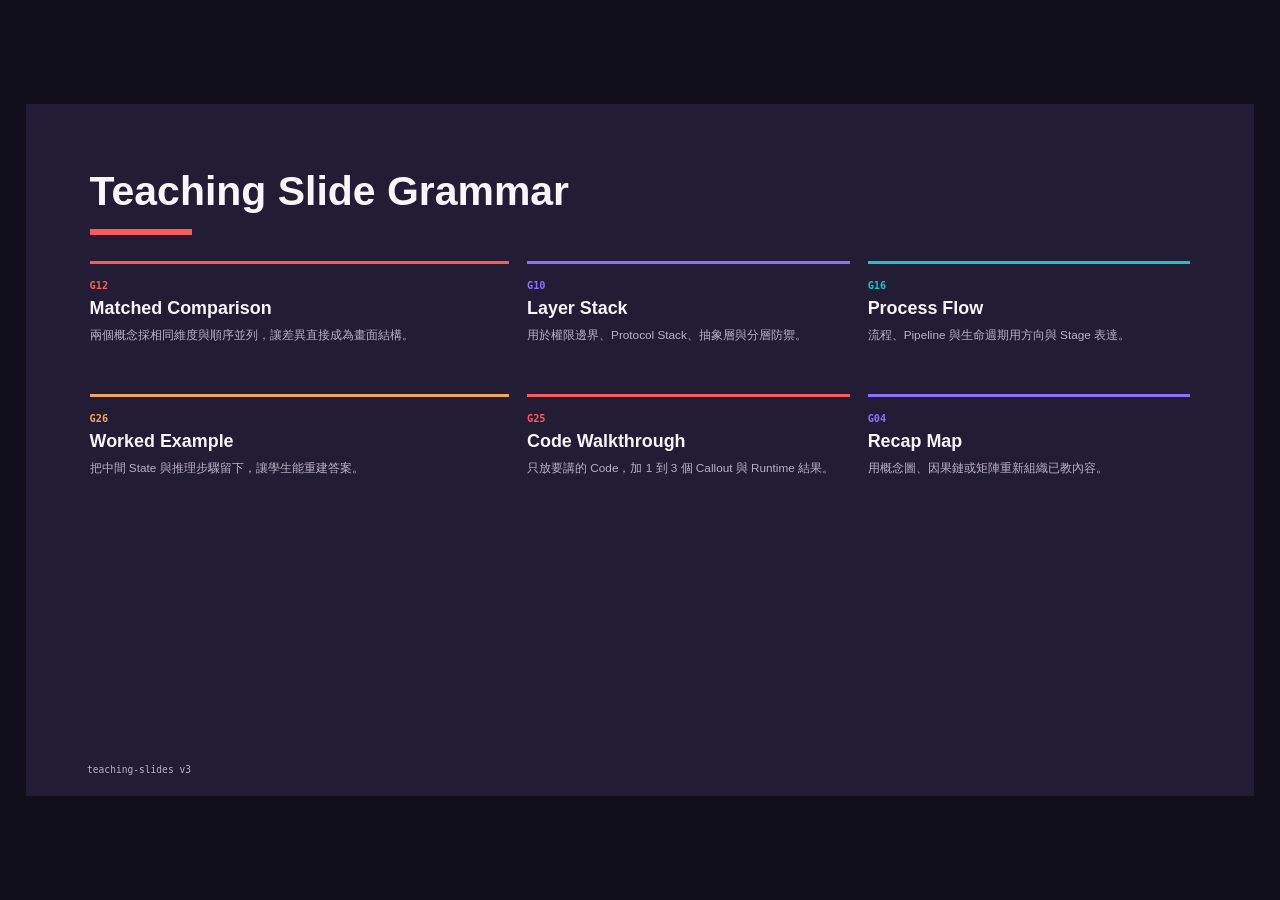
<file: teaching-slides/demos/index.html>
<!doctype html><html lang="zh-Hant"><head><meta charset="utf-8"><meta name="viewport" content="width=device-width,initial-scale=1"><title>Teaching Slides 頁型展示</title><style>:root{--bg:#221C34;--fg:#F8F6FB;--muted:#B9B1C6;--accent:#FF595A;--violet:#8A70FF;--cyan:#18C5C8;--orange:#F2A65A;--border:rgba(248,246,251,.16)}*{box-sizing:border-box}body{margin:0;background:#120f1c;color:var(--fg);font-family:"Noto Sans TC",sans-serif;display:grid;place-items:center;min-height:100vh}.stage{width:min(96vw,1600px);aspect-ratio:16/9;background:var(--bg);padding:5%;position:relative}.title{font-size:3.2vw;font-weight:800}.rule{width:8vw;height:.45vw;background:var(--accent);margin:1.1vw 0 2vw}.grid{display:grid;grid-template-columns:1.3fr 1fr 1fr;gap:1.4vw}.card{border-top:.24vw solid var(--c);padding:1.2vw 0;min-height:9vw}.kicker{font:700 .8vw "JetBrains Mono",monospace;color:var(--c)}h2{font-size:1.4vw;margin:.55vw 0}.card p{font-size:.92vw;line-height:1.55;color:var(--muted);margin:0}.footer{position:absolute;bottom:3%;left:5%;font:.75vw "JetBrains Mono",monospace;color:var(--muted)}</style></head><body><main class="stage"><div class="title">Teaching Slide Grammar</div><div class="rule"></div><section class="grid"><div class="card" style="--c:var(--accent)"><div class="kicker">G12</div><h2>Matched Comparison</h2><p>兩個概念採相同維度與順序並列，讓差異直接成為畫面結構。</p></div><div class="card" style="--c:var(--violet)"><div class="kicker">G10</div><h2>Layer Stack</h2><p>用於權限邊界、Protocol Stack、抽象層與分層防禦。</p></div><div class="card" style="--c:var(--cyan)"><div class="kicker">G16</div><h2>Process Flow</h2><p>流程、Pipeline 與生命週期用方向與 Stage 表達。</p></div><div class="card" style="--c:var(--orange)"><div class="kicker">G26</div><h2>Worked Example</h2><p>把中間 State 與推理步驟留下，讓學生能重建答案。</p></div><div class="card" style="--c:var(--accent)"><div class="kicker">G25</div><h2>Code Walkthrough</h2><p>只放要講的 Code，加 1 到 3 個 Callout 與 Runtime 結果。</p></div><div class="card" style="--c:var(--violet)"><div class="kicker">G04</div><h2>Recap Map</h2><p>用概念圖、因果鏈或矩陣重新組織已教內容。</p></div></section><div class="footer">teaching-slides v3</div></main></body></html>
</file>
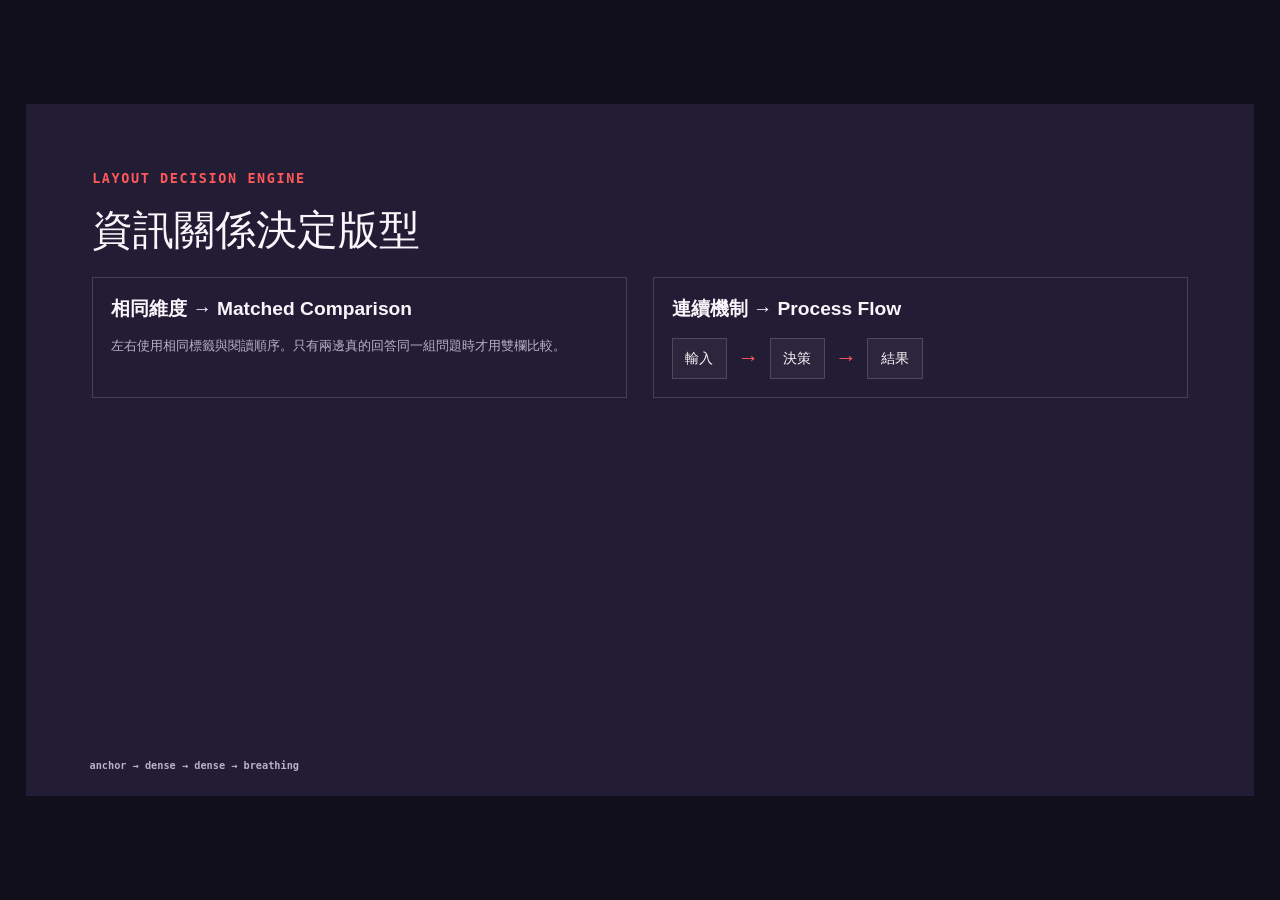
<file: teaching-slides/demos/layout-decision-demo.html>
<!doctype html><html lang="zh-Hant"><head><meta charset="utf-8"><meta name="viewport" content="width=device-width,initial-scale=1"><title>Teaching Slides v3 版型路由 Demo</title><style>:root{--bg:#221C34;--text:#F8F6FB;--muted:#B9B1C6;--accent:#FF595A;--cyan:#18C5C8;--surface:rgba(255,255,255,.045);--border:rgba(248,246,251,.16)}*{box-sizing:border-box}body{margin:0;background:#120f1c;color:var(--text);font-family:"Noto Sans TC",sans-serif;display:grid;place-items:center;min-height:100vh}.stage{width:min(96vw,1600px);aspect-ratio:16/9;background:var(--bg);padding:5.2%;position:relative;overflow:hidden}.eyebrow{font:700 1.05vw/1.2 "JetBrains Mono",monospace;color:var(--accent);letter-spacing:.12em}.title{font-size:3.2vw;line-height:1.08;max-width:18ch;margin:.5em 0}.grid{display:grid;grid-template-columns:1fr 1fr;gap:2vw;margin-top:2vw}.panel{border:1px solid var(--border);padding:1.4vw}.panel h3{font-size:1.5vw;margin:0 0 .8vw}.flow{display:flex;align-items:center;gap:.8vw;margin-top:1.2vw}.node{padding:.8vw 1vw;border:1px solid var(--border);background:var(--surface);font-size:1.1vw}.arrow{color:var(--accent);font-size:1.7vw}.caption{font-size:1.05vw;color:var(--muted);line-height:1.5}.footer{position:absolute;bottom:3.5%;left:5.2%;font:600 .8vw "JetBrains Mono",monospace;color:var(--muted)}</style></head><body><main class="stage"><div class="eyebrow">LAYOUT DECISION ENGINE</div><div class="title">資訊關係決定版型</div><div class="grid"><section class="panel"><h3>相同維度 → Matched Comparison</h3><p class="caption">左右使用相同標籤與閱讀順序。只有兩邊真的回答同一組問題時才用雙欄比較。</p></section><section class="panel"><h3>連續機制 → Process Flow</h3><div class="flow"><span class="node">輸入</span><span class="arrow">→</span><span class="node">決策</span><span class="arrow">→</span><span class="node">結果</span></div></section></div><div class="footer">anchor → dense → dense → breathing</div></main></body></html>
</file>
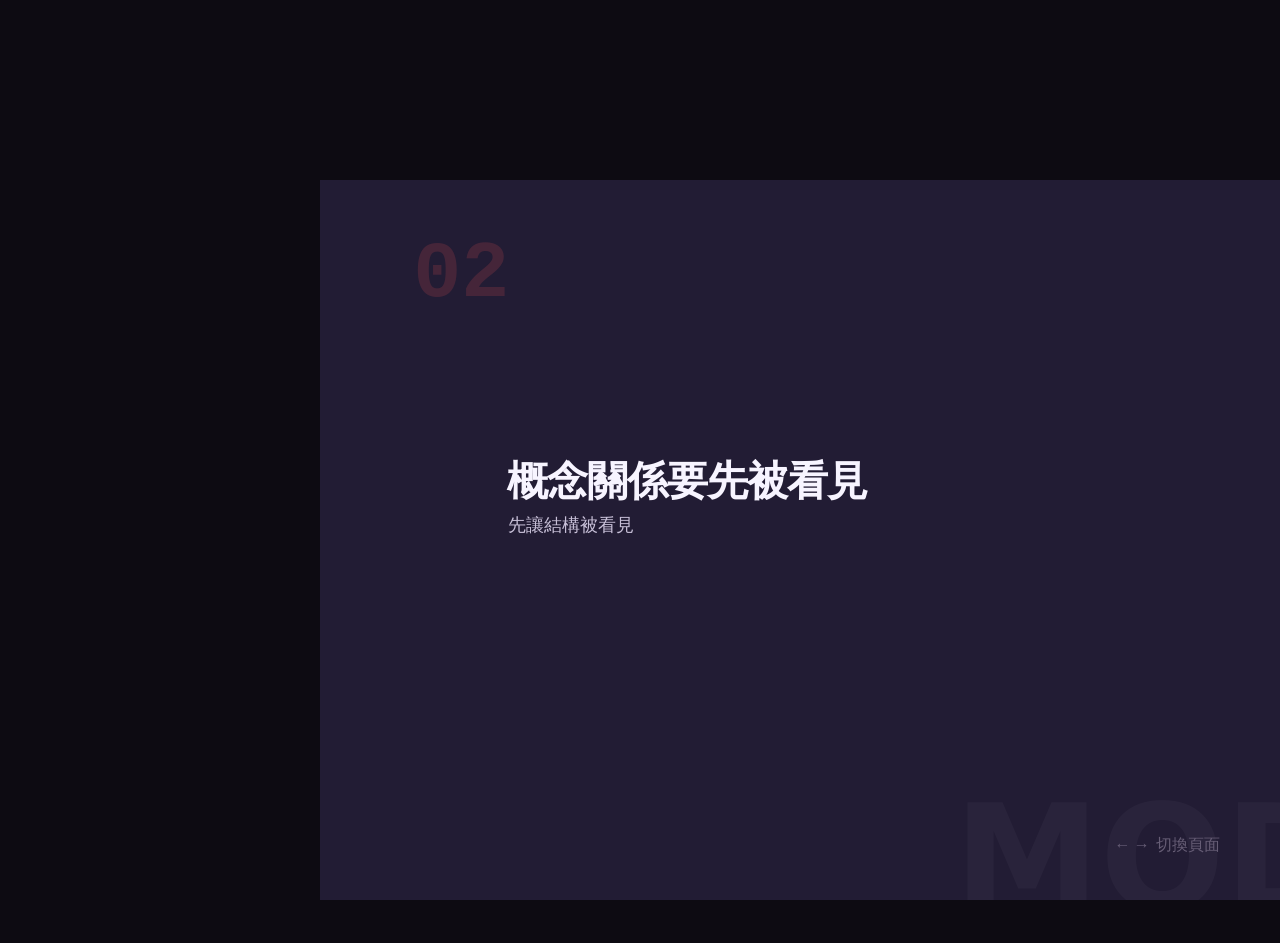
<file: teaching-slides/demos/lesson-demo.html>
<!doctype html>
<html lang="zh-Hant">
<head>
<meta charset="utf-8" />
<meta name="viewport" content="width=device-width,initial-scale=1" />
<title>Teaching Slides v3 Demo</title>
<style>
:root{--bg:#221C34;--surface:#2B2440;--surface2:#322A49;--line:#4A415F;--text:#F7F4FF;--soft:#C8C0D8;--muted:#8E849F;--accent:#FF595A;--violet:#8E73FF;--cyan:#24C7D9;--orange:#FF9052;--green:#67C587}
*{box-sizing:border-box}html,body{margin:0;width:100%;height:100%;overflow:hidden;background:#0d0b12;font-family:"Noto Sans TC",system-ui,sans-serif}.viewport{width:100vw;height:100vh;display:grid;place-items:center}.deck{width:1920px;height:1080px;position:relative;transform-origin:center center}.slide{position:absolute;inset:0;background:var(--bg);color:var(--text);padding:110px 140px;opacity:0;visibility:hidden;pointer-events:none;transition:opacity .28s ease}.slide.active{opacity:1;visibility:visible;pointer-events:auto}.num{font:700 120px/1 ui-monospace,monospace;color:rgba(255,89,90,.16);position:absolute;top:82px;left:140px}.sectionTitle{position:absolute;left:280px;top:410px;font-size:62px;font-weight:850;letter-spacing:-.03em}.sectionSub{position:absolute;left:282px;top:500px;color:var(--soft);font-size:27px}.accentBracket{position:absolute;right:150px;top:390px;width:90px;height:190px;border-right:20px solid var(--accent);border-top:20px solid transparent;border-bottom:20px solid transparent;opacity:.9}.title{font-size:54px;font-weight:850;letter-spacing:-.025em}.rule{width:88px;height:6px;background:var(--accent);margin:18px 0 50px}.comparison{display:grid;grid-template-columns:1fr 1fr;gap:34px}.panel{border:1px solid var(--line);padding:36px 42px;min-height:660px}.panel h2{font-size:34px;margin:0 0 16px}.panel .lead{font-size:29px;font-weight:700;margin-bottom:34px}.step{display:grid;grid-template-columns:56px 1fr;gap:18px;align-items:start;margin:22px 0}.badge{width:40px;height:40px;display:grid;place-items:center;background:var(--c);font:700 17px ui-monospace,monospace}.step strong{font-size:25px;display:block;margin-bottom:5px}.step span{font-size:21px;color:var(--soft);line-height:1.4}.flow{display:grid;grid-template-columns:1fr 100px 1fr 100px 1fr;align-items:center;gap:0;margin-top:100px}.node{border:1px solid var(--line);padding:42px 34px;min-height:245px}.node .k{font:700 18px ui-monospace,monospace;color:var(--c)}.node h3{font-size:34px;margin:14px 0}.node p{font-size:22px;color:var(--soft);line-height:1.5}.arrow{height:3px;background:var(--accent);position:relative}.arrow:after{content:"";position:absolute;right:-1px;top:-7px;border-left:14px solid var(--accent);border-top:8px solid transparent;border-bottom:8px solid transparent}.source{position:absolute;left:140px;bottom:50px;color:var(--muted);font:18px ui-monospace,monospace}.hint{position:absolute;right:60px;bottom:44px;color:#665d75;font:16px ui-monospace,monospace}.take{font-size:72px;font-weight:900;max-width:1220px;line-height:1.12;margin-top:210px}.take em{font-style:normal;color:var(--accent)}.mini{font-size:28px;color:var(--soft);max-width:1100px;line-height:1.55;margin-top:38px}.ghost{position:absolute;right:90px;bottom:-65px;font-size:220px;font-weight:900;opacity:.03}@media(prefers-reduced-motion:reduce){.slide{transition:none}}
</style>
</head>
<body><div class="viewport"><main class="deck" id="deck">
<section class="slide active"><div class="num">02</div><div class="sectionTitle">概念關係要先被看見</div><div class="sectionSub">先讓結構被看見</div><div class="accentBracket"></div><div class="ghost">MODEL</div></section>
<section class="slide"><div class="title">兩種系統的攻擊敘事不同</div><div class="rule"></div><div class="comparison">
<div class="panel" style="--c:var(--violet)"><h2 style="color:var(--violet)">SYSTEM A · 主機與網域</h2><div class="lead">執行 → 提權 → 橫向</div><div class="step"><div class="badge">01</div><div><strong>取得執行</strong><span>先在端點建立可執行能力。</span></div></div><div class="step"><div class="badge">02</div><div><strong>取得更高權限</strong><span>擴大本機能力與可存取的憑證範圍。</span></div></div><div class="step"><div class="badge">03</div><div><strong>橫向移動</strong><span>把端點能力延伸到網域中的其他系統。</span></div></div></div>
<div class="panel" style="--c:var(--accent)"><h2 style="color:var(--accent)">SYSTEM B · 信任與授權</h2><div class="lead">誘導 → 授權 → 身份</div><div class="step"><div class="badge">01</div><div><strong>利用使用者信任</strong><span>誘導下載看似正常的 App 或安裝流程。</span></div></div><div class="step"><div class="badge">02</div><div><strong>取得高風險授權</strong><span>讓使用者主動開啟敏感權限或存取範圍。</span></div></div><div class="step"><div class="badge">03</div><div><strong>轉向企業身份</strong><span>進一步存取 session、credential 與雲端秘密。</span></div></div></div></div><div class="source">頁型：G12 Matched Comparison</div></section>
<section class="slide"><div class="title">把文字流程轉成可追蹤的狀態變化</div><div class="rule"></div><div class="flow"><div class="node" style="--c:var(--cyan)"><div class="k">STEP 01</div><h3>Filter</h3><p>先排除不符合硬性限制的候選節點。</p></div><div class="arrow"></div><div class="node" style="--c:var(--violet)"><div class="k">STEP 02</div><h3>Score</h3><p>在可行候選中計算偏好或效用。</p></div><div class="arrow"></div><div class="node" style="--c:var(--accent)"><div class="k">STEP 03</div><h3>Bind</h3><p>選擇結果並把 workload 綁定到目標節點。</p></div></div><div class="source">頁型：G16 Process Flow</div></section>
<section class="slide"><div class="take">學生能否<em>重建模型</em>，比單純增加文字量更值得檢查。</div><div class="mini">Teaching Slides 預設會把關係、流程、比較、層級與狀態變化轉成視覺結構，再用文字補足推理與限制。</div><div class="source">頁型：G05 Key Takeaway</div><div class="ghost">RECALL</div></section>
</main></div><div class="hint">← → 切換頁面</div>
<script>
const deck=document.getElementById('deck'),slides=[...document.querySelectorAll('.slide')];let i=0;
function scale(){const s=Math.min(innerWidth/1920,innerHeight/1080);deck.style.transform=`scale(${s})`}
function show(n){i=(n+slides.length)%slides.length;slides.forEach((s,j)=>s.classList.toggle('active',j===i))}
addEventListener('resize',scale);addEventListener('keydown',e=>{if(['ArrowRight',' ','PageDown'].includes(e.key))show(i+1);if(['ArrowLeft','PageUp'].includes(e.key))show(i-1)});scale();
</script></body></html>
</file>
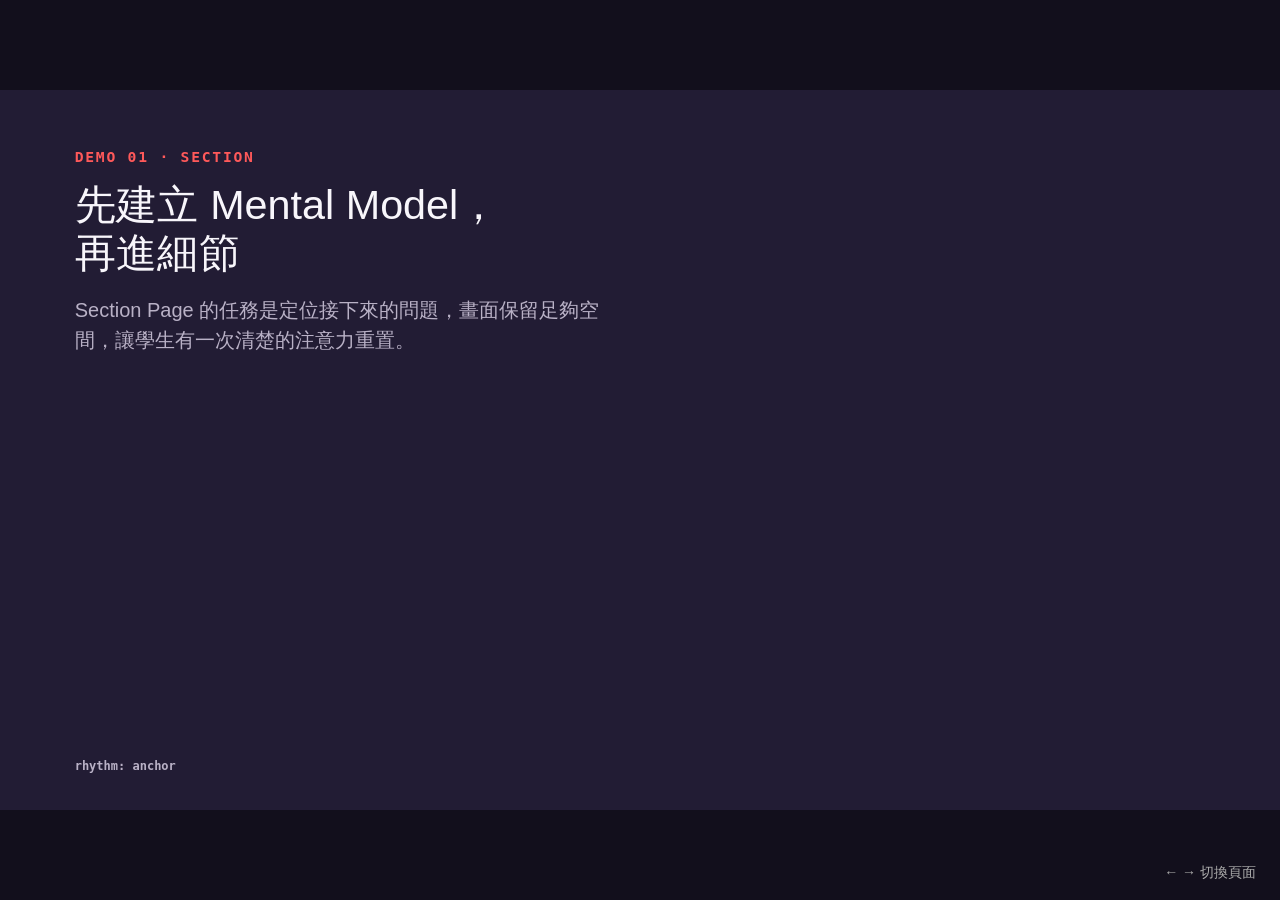
<file: teaching-slides/demos/v3-demo.html>
<!doctype html>
<html lang="zh-Hant">
<head>
<meta charset="utf-8">
<meta name="viewport" content="width=device-width,initial-scale=1">
<title>Teaching Slides v3 Demo</title>
<style>
:root{--bg:#221C34;--fg:#F8F6FB;--muted:#B9B1C6;--accent:#FF595A;--violet:#8A70FF;--cyan:#18C5C8;--surface:rgba(255,255,255,.045);--border:rgba(248,246,251,.16)}
*{box-sizing:border-box}body{margin:0;background:#120f1c;color:var(--fg);font-family:"Noto Sans TC",sans-serif;overflow:hidden}.viewport{width:100vw;height:100vh;display:grid;place-items:center}.stage{width:1920px;height:1080px;background:var(--bg);transform-origin:center;position:absolute;overflow:hidden}.slide{position:absolute;inset:0;padding:88px 112px;opacity:0;visibility:hidden;pointer-events:none}.slide.active{opacity:1;visibility:visible;pointer-events:auto}.k{font:700 22px/1.2 "JetBrains Mono",monospace;color:var(--accent);letter-spacing:.12em}.title{font-size:62px;line-height:1.16;margin:22px 0 0;max-width:20ch}.sub{font-size:30px;line-height:1.5;color:var(--muted);max-width:50ch;margin-top:28px}.two{display:grid;grid-template-columns:1fr 1fr;gap:48px;margin-top:56px}.panel{border-top:4px solid var(--accent);padding:28px 0 0}.panel.v{border-color:var(--violet)}.panel h2{font-size:36px;margin:0 0 24px}.flow{display:flex;align-items:center;gap:22px;margin-top:70px}.node{border:1px solid var(--border);padding:30px 34px;background:var(--surface);font-size:30px;min-width:260px}.arrow{font-size:54px;color:var(--accent)}.source{position:absolute;left:112px;bottom:54px;font:600 18px/1.4 "JetBrains Mono",monospace;color:var(--muted)}.q{font-size:72px;line-height:1.18;max-width:18ch;margin-top:160px}.hint{position:fixed;bottom:18px;right:24px;color:#aaa;font:14px sans-serif}
</style>
</head>
<body><div class="viewport"><main class="stage" id="stage">
<section class="slide active"><div class="k">DEMO 01 · SECTION</div><div class="title">先建立 Mental Model，再進細節</div><div class="sub">Section Page 的任務是定位接下來的問題，畫面保留足夠空間，讓學生有一次清楚的注意力重置。</div><div class="source">rhythm: anchor</div></section>
<section class="slide"><div class="k">DEMO 02 · MATCHED COMPARISON</div><div class="title">同一組問題，左右對照才有比較價值</div><div class="two"><div class="panel v"><h2>Exclusive GPU</h2><div class="sub">一個 Job 取得整張 GPU。Scheduler 主要決定 placement。</div></div><div class="panel"><h2>MPS Sharing</h2><div class="sub">多個 Job 共用 GPU。Scheduler 還要決定每個 Job 的 share。</div></div></div><div class="source">G12 · dense</div></section>
<section class="slide"><div class="k">DEMO 03 · PROCESS FLOW</div><div class="title">Scheduler 的決策可以拆成可追蹤的階段</div><div class="flow"><div class="node">Filter</div><div class="arrow">→</div><div class="node">Score</div><div class="arrow">→</div><div class="node">Bind</div></div><div class="sub">每個箭頭代表決策順序，不拿箭頭當裝飾。</div><div class="source">G16 · dense</div></section>
<section class="slide"><div class="k">DEMO 04 · CHECK</div><div class="q">兩個 Job 都能放進 GPU，哪個額外資訊會影響 MPS share 的選擇？</div><div class="sub">這類問題要測到前面 Learning Goal，不能只考名詞記憶。</div><div class="source">G27 · breathing</div></section>
</main></div><div class="hint">← → 切換頁面</div>
<script>
const slides=[...document.querySelectorAll('.slide')];let i=0;function fit(){const s=document.getElementById('stage');const k=Math.min(innerWidth/1920,innerHeight/1080);s.style.transform=`scale(${k})`}function show(n){i=(n+slides.length)%slides.length;slides.forEach((s,j)=>s.classList.toggle('active',j===i))}addEventListener('resize',fit);addEventListener('keydown',e=>{if(e.key==='ArrowRight'||e.key===' ')show(i+1);if(e.key==='ArrowLeft')show(i-1)});fit();
</script></body></html>
</file>
